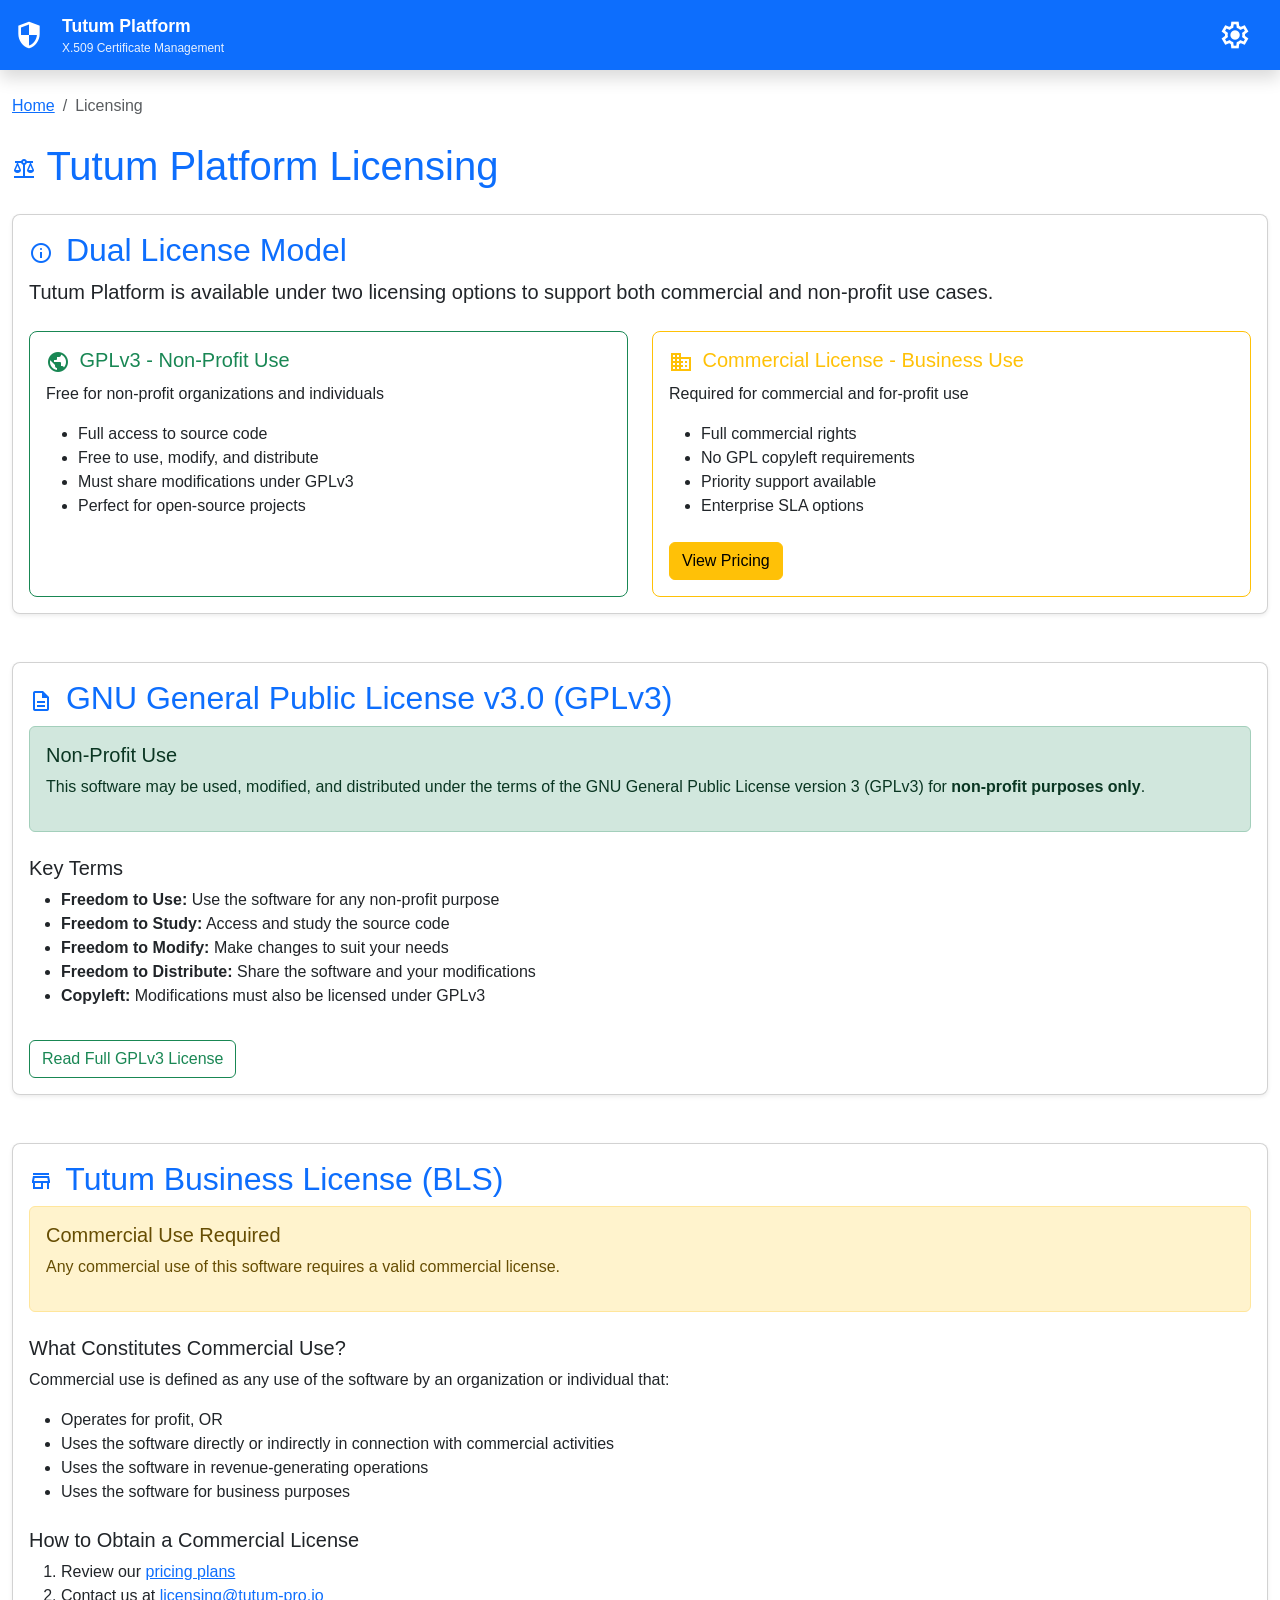
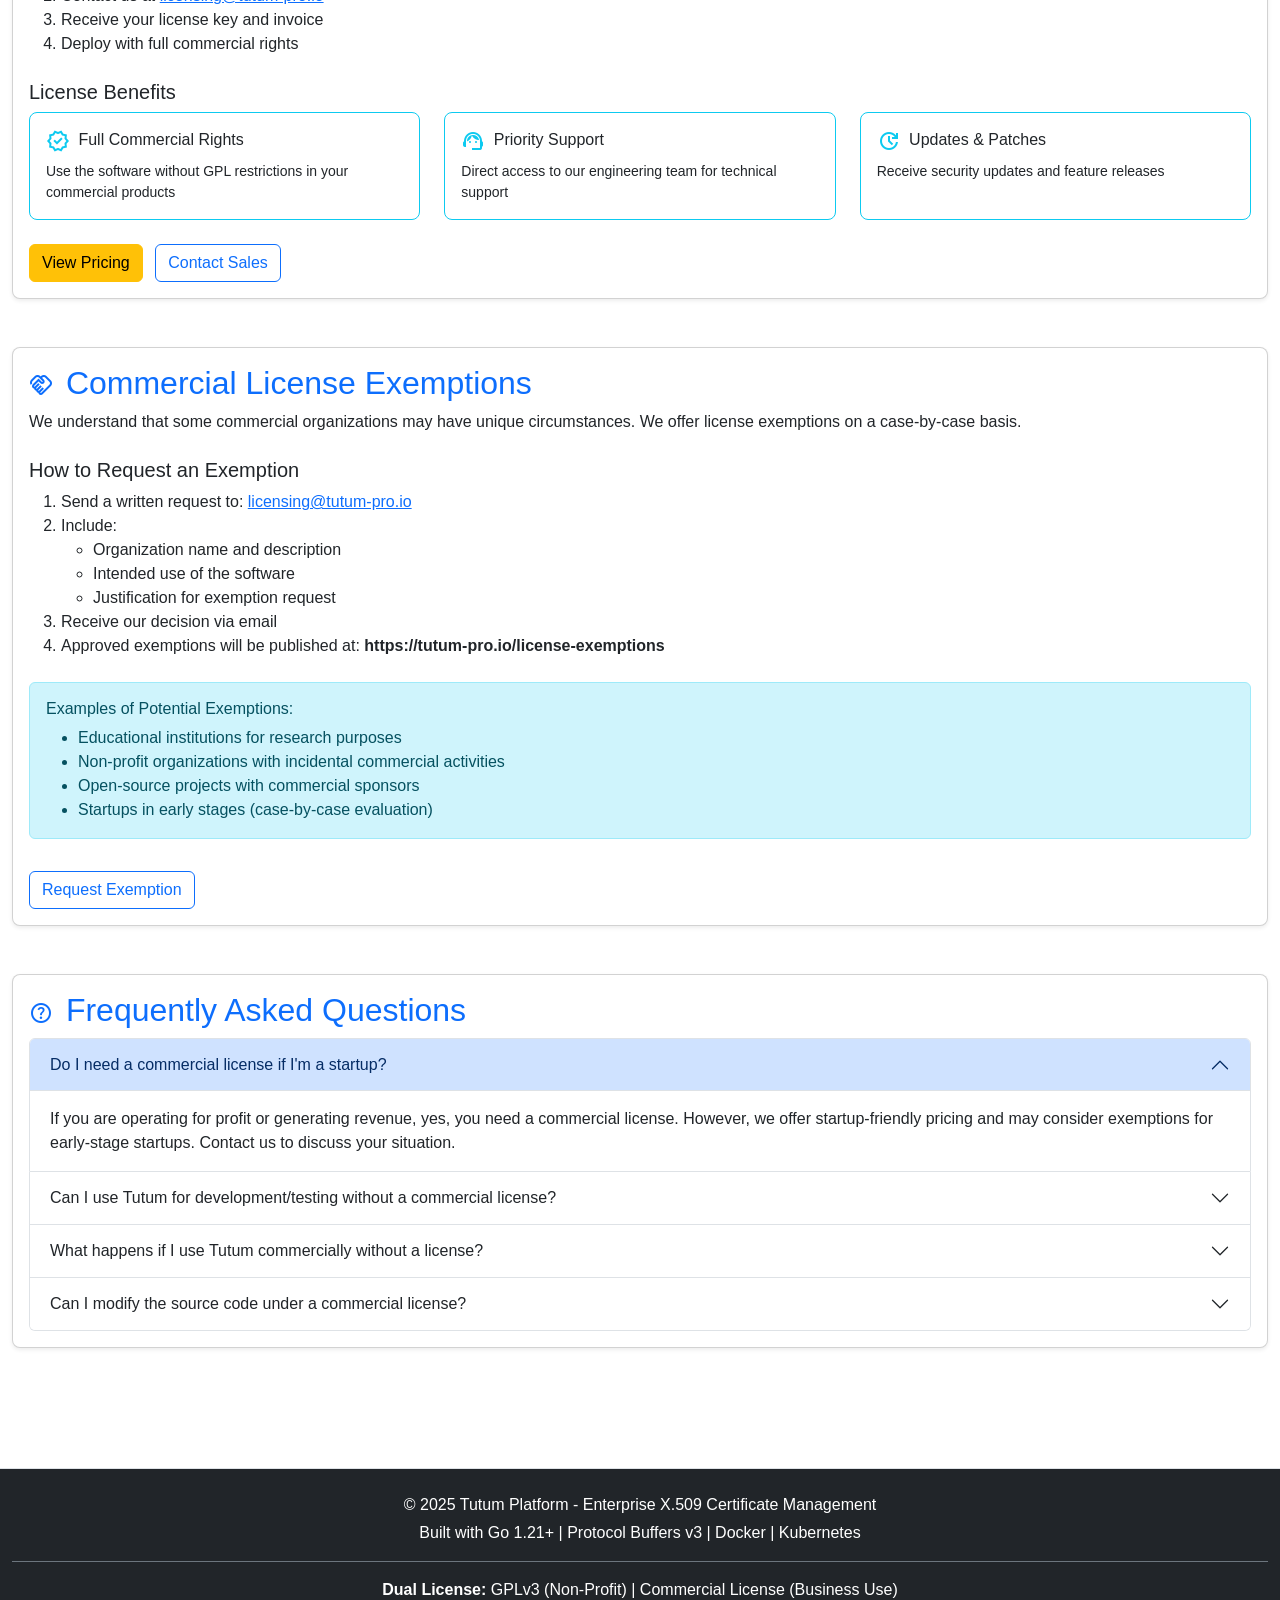
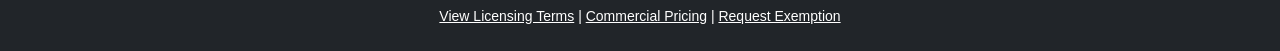
<file: licensing.html>
<!DOCTYPE html>
<html lang="en">
<head>
    <meta charset="UTF-8">
    <meta name="viewport" content="width=device-width, initial-scale=1.0">
    <title>Licensing - Tutum Platform</title>
    <link href="https://cdn.jsdelivr.net/npm/bootstrap@5.3.2/dist/css/bootstrap.min.css" rel="stylesheet">
    <link href="https://fonts.googleapis.com/css2?family=Material+Symbols+Outlined" rel="stylesheet">
    <link rel="stylesheet" href="styles.css">
</head>
<body>
    <!-- Navigation -->
    <nav class="navbar navbar-expand-lg navbar-dark bg-primary fixed-top shadow">
        <div class="container-fluid">
            <div class="d-flex align-items-center">
                <button class="btn btn-link text-white p-0 me-3" type="button" data-bs-toggle="offcanvas" data-bs-target="#sidebarMenu">
                    <span class="material-symbols-outlined" style="font-size: 2rem;">security</span>
                </button>
                <a class="navbar-brand d-flex align-items-center mb-0" href="index.html">
                    <div>
                        <div class="fw-bold">Tutum Platform</div>
                        <small class="d-block" style="font-size: 0.75rem; opacity: 0.9;">X.509 Certificate Management</small>
                    </div>
                </a>
            </div>
            <div class="d-flex align-items-center">
                <button class="btn btn-link text-white p-0 me-3" type="button" data-bs-toggle="offcanvas" data-bs-target="#settingsMenu">
                    <span class="material-symbols-outlined" style="font-size: 2rem;">settings</span>
                </button>
            </div>
        </div>
    </nav>

    <!-- Sidebar -->
    <div class="offcanvas offcanvas-start bg-light" tabindex="-1" id="sidebarMenu">
        <div class="offcanvas-header bg-primary text-white">
            <h5 class="offcanvas-title"><span class="material-symbols-outlined align-middle">menu_book</span> Documentation</h5>
            <button type="button" class="btn-close btn-close-white" data-bs-dismiss="offcanvas"></button>
        </div>
        <div class="offcanvas-body p-0">
            <ul class="nav nav-pills flex-column">
                <li class="nav-item"><a class="nav-link d-flex align-items-center" href="index.html"><span class="material-symbols-outlined me-2">home</span>Overview</a></li>
                <li class="nav-item"><a class="nav-link d-flex align-items-center" href="architecture.html"><span class="material-symbols-outlined me-2">architecture</span>Architecture</a></li>
                <li class="nav-item"><a class="nav-link d-flex align-items-center" href="engine.html"><span class="material-symbols-outlined me-2">dns</span>tutum-engine</a></li>
                <li class="nav-item"><a class="nav-link d-flex align-items-center" href="netlib.html"><span class="material-symbols-outlined me-2">library_books</span>tutum-netlib</a></li>
                <li class="nav-item"><a class="nav-link d-flex align-items-center" href="proto.html"><span class="material-symbols-outlined me-2">code</span>Protocol Buffers</a></li>
                <li class="nav-item"><a class="nav-link d-flex align-items-center" href="csi-docker.html"><span class="material-symbols-outlined me-2">storage</span>Docker CSI Driver</a></li>
                <li class="nav-item"><a class="nav-link d-flex align-items-center" href="csi-k8s.html"><span class="material-symbols-outlined me-2">cloud</span>Kubernetes CSI Driver</a></li>
                <li class="nav-item"><a class="nav-link d-flex align-items-center" href="operator-k8s.html"><span class="material-symbols-outlined me-2">smart_toy</span>Kubernetes Operator</a></li>
                <li class="nav-item border-top mt-2 pt-2"><a class="nav-link d-flex align-items-center" href="cli.html"><span class="material-symbols-outlined me-2">terminal</span>tutum-admin-cli</a></li>
                <li class="nav-item"><a class="nav-link d-flex align-items-center" href="cicd.html"><span class="material-symbols-outlined me-2">deployed_code</span>tutum-cicd</a></li>
            </ul>
        </div>
    </div>

    <!-- Settings Menu -->
    <div class="offcanvas offcanvas-start bg-light" tabindex="-1" id="settingsMenu">
        <div class="offcanvas-header bg-primary text-white">
            <h5 class="offcanvas-title"><span class="material-symbols-outlined align-middle">settings</span> Settings</h5>
            <button type="button" class="btn-close btn-close-white" data-bs-dismiss="offcanvas"></button>
        </div>
        <div class="offcanvas-body">
            <div class="setting-item mb-4 pb-3 border-bottom">
                <div class="d-flex justify-content-between align-items-center">
                    <div><h6 class="mb-1"><span class="material-symbols-outlined align-middle me-2">format_textdirection_r_to_l</span>RTL Mode</h6><small class="text-muted">Right-to-left text direction</small></div>
                    <div class="form-check form-switch"><input class="form-check-input" type="checkbox" id="rtlSwitch" onchange="toggleRTL()"></div>
                </div>
            </div>
            <div class="setting-item mb-3">
                <div class="d-flex justify-content-between align-items-center">
                    <div><h6 class="mb-1"><span class="material-symbols-outlined align-middle me-2">dark_mode</span>Dark Mode</h6><small class="text-muted">Use dark color scheme</small></div>
                    <div class="form-check form-switch"><input class="form-check-input" type="checkbox" id="darkModeSwitch" onchange="toggleDarkMode()"></div>
                </div>
            </div>
        </div>
    </div>

    <!-- Main Content -->
    <main class="main-content">
        <div class="container-fluid py-4">
            <nav aria-label="breadcrumb" class="mb-4">
                <ol class="breadcrumb">
                    <li class="breadcrumb-item"><a href="index.html">Home</a></li>
                    <li class="breadcrumb-item active">Licensing</li>
                </ol>
            </nav>

            <h1 class="text-primary mb-4">
                <span class="material-symbols-outlined align-middle">balance</span>
                Tutum Platform Licensing
            </h1>

            <!-- Dual License Overview -->
            <section class="mb-5">
                <div class="card shadow-sm">
                    <div class="card-body">
                        <h2 class="card-title text-primary">
                            <span class="material-symbols-outlined align-middle">info</span>
                            Dual License Model
                        </h2>
                        <p class="lead">Tutum Platform is available under two licensing options to support both commercial and non-profit use cases.</p>

                        <div class="row mt-4">
                            <div class="col-md-6">
                                <div class="card h-100 border-success">
                                    <div class="card-body">
                                        <h5 class="card-title text-success">
                                            <span class="material-symbols-outlined align-middle">public</span>
                                            GPLv3 - Non-Profit Use
                                        </h5>
                                        <p>Free for non-profit organizations and individuals</p>
                                        <ul>
                                            <li>Full access to source code</li>
                                            <li>Free to use, modify, and distribute</li>
                                            <li>Must share modifications under GPLv3</li>
                                            <li>Perfect for open-source projects</li>
                                        </ul>
                                    </div>
                                </div>
                            </div>
                            <div class="col-md-6">
                                <div class="card h-100 border-warning">
                                    <div class="card-body">
                                        <h5 class="card-title text-warning">
                                            <span class="material-symbols-outlined align-middle">business</span>
                                            Commercial License - Business Use
                                        </h5>
                                        <p>Required for commercial and for-profit use</p>
                                        <ul>
                                            <li>Full commercial rights</li>
                                            <li>No GPL copyleft requirements</li>
                                            <li>Priority support available</li>
                                            <li>Enterprise SLA options</li>
                                        </ul>
                                        <a href="pricing.html" class="btn btn-warning mt-2">View Pricing</a>
                                    </div>
                                </div>
                            </div>
                        </div>
                    </div>
                </div>
            </section>

            <!-- GPLv3 License -->
            <section class="mb-5">
                <div class="card shadow-sm">
                    <div class="card-body">
                        <h2 class="card-title text-primary">
                            <span class="material-symbols-outlined align-middle">description</span>
                            GNU General Public License v3.0 (GPLv3)
                        </h2>

                        <div class="alert alert-success">
                            <h5 class="alert-heading">Non-Profit Use</h5>
                            <p>This software may be used, modified, and distributed under the terms of the GNU General Public License version 3 (GPLv3) for <strong>non-profit purposes only</strong>.</p>
                        </div>

                        <h3 class="h5 mt-4">Key Terms</h3>
                        <ul>
                            <li><strong>Freedom to Use:</strong> Use the software for any non-profit purpose</li>
                            <li><strong>Freedom to Study:</strong> Access and study the source code</li>
                            <li><strong>Freedom to Modify:</strong> Make changes to suit your needs</li>
                            <li><strong>Freedom to Distribute:</strong> Share the software and your modifications</li>
                            <li><strong>Copyleft:</strong> Modifications must also be licensed under GPLv3</li>
                        </ul>

                        <a href="https://www.gnu.org/licenses/gpl-3.0.html" class="btn btn-outline-success mt-3" target="_blank">
                            Read Full GPLv3 License
                        </a>
                    </div>
                </div>
            </section>

            <!-- Commercial License -->
            <section class="mb-5">
                <div class="card shadow-sm">
                    <div class="card-body">
                        <h2 class="card-title text-primary">
                            <span class="material-symbols-outlined align-middle">store</span>
                            Tutum Business License (BLS)
                        </h2>

                        <div class="alert alert-warning">
                            <h5 class="alert-heading">Commercial Use Required</h5>
                            <p>Any commercial use of this software requires a valid commercial license.</p>
                        </div>

                        <h3 class="h5 mt-4">What Constitutes Commercial Use?</h3>
                        <p>Commercial use is defined as any use of the software by an organization or individual that:</p>
                        <ul>
                            <li>Operates for profit, OR</li>
                            <li>Uses the software directly or indirectly in connection with commercial activities</li>
                            <li>Uses the software in revenue-generating operations</li>
                            <li>Uses the software for business purposes</li>
                        </ul>

                        <h3 class="h5 mt-4">How to Obtain a Commercial License</h3>
                        <ol>
                            <li>Review our <a href="pricing.html">pricing plans</a></li>
                            <li>Contact us at <a href="mailto:licensing@tutum-pro.io">licensing@tutum-pro.io</a></li>
                            <li>Receive your license key and invoice</li>
                            <li>Deploy with full commercial rights</li>
                        </ol>

                        <h3 class="h5 mt-4">License Benefits</h3>
                        <div class="row">
                            <div class="col-md-4">
                                <div class="card border-info h-100">
                                    <div class="card-body">
                                        <h6 class="card-title">
                                            <span class="material-symbols-outlined text-info">verified</span>
                                            Full Commercial Rights
                                        </h6>
                                        <p class="card-text small">Use the software without GPL restrictions in your commercial products</p>
                                    </div>
                                </div>
                            </div>
                            <div class="col-md-4">
                                <div class="card border-info h-100">
                                    <div class="card-body">
                                        <h6 class="card-title">
                                            <span class="material-symbols-outlined text-info">support_agent</span>
                                            Priority Support
                                        </h6>
                                        <p class="card-text small">Direct access to our engineering team for technical support</p>
                                    </div>
                                </div>
                            </div>
                            <div class="col-md-4">
                                <div class="card border-info h-100">
                                    <div class="card-body">
                                        <h6 class="card-title">
                                            <span class="material-symbols-outlined text-info">update</span>
                                            Updates & Patches
                                        </h6>
                                        <p class="card-text small">Receive security updates and feature releases</p>
                                    </div>
                                </div>
                            </div>
                        </div>

                        <div class="mt-4">
                            <a href="pricing.html" class="btn btn-warning me-2">View Pricing</a>
                            <a href="mailto:licensing@tutum-pro.io" class="btn btn-outline-primary">Contact Sales</a>
                        </div>
                    </div>
                </div>
            </section>

            <!-- License Exemptions -->
            <section class="mb-5">
                <div class="card shadow-sm">
                    <div class="card-body">
                        <h2 class="card-title text-primary">
                            <span class="material-symbols-outlined align-middle">handshake</span>
                            Commercial License Exemptions
                        </h2>

                        <p>We understand that some commercial organizations may have unique circumstances. We offer license exemptions on a case-by-case basis.</p>

                        <h3 class="h5 mt-4">How to Request an Exemption</h3>
                        <ol>
                            <li>Send a written request to: <a href="mailto:licensing@tutum-pro.io">licensing@tutum-pro.io</a></li>
                            <li>Include:
                                <ul>
                                    <li>Organization name and description</li>
                                    <li>Intended use of the software</li>
                                    <li>Justification for exemption request</li>
                                </ul>
                            </li>
                            <li>Receive our decision via email</li>
                            <li>Approved exemptions will be published at: <strong>https://tutum-pro.io/license-exemptions</strong></li>
                        </ol>

                        <div class="alert alert-info mt-4">
                            <h6 class="alert-heading">Examples of Potential Exemptions:</h6>
                            <ul class="mb-0">
                                <li>Educational institutions for research purposes</li>
                                <li>Non-profit organizations with incidental commercial activities</li>
                                <li>Open-source projects with commercial sponsors</li>
                                <li>Startups in early stages (case-by-case evaluation)</li>
                            </ul>
                        </div>

                        <a href="mailto:licensing@tutum-pro.io?subject=Commercial License Exemption Request" class="btn btn-outline-primary mt-3">
                            Request Exemption
                        </a>
                    </div>
                </div>
            </section>

            <!-- FAQ -->
            <section class="mb-5">
                <div class="card shadow-sm">
                    <div class="card-body">
                        <h2 class="card-title text-primary">
                            <span class="material-symbols-outlined align-middle">help</span>
                            Frequently Asked Questions
                        </h2>

                        <div class="accordion" id="faqAccordion">
                            <div class="accordion-item">
                                <h2 class="accordion-header">
                                    <button class="accordion-button" type="button" data-bs-toggle="collapse" data-bs-target="#faq1">
                                        Do I need a commercial license if I'm a startup?
                                    </button>
                                </h2>
                                <div id="faq1" class="accordion-collapse collapse show" data-bs-parent="#faqAccordion">
                                    <div class="accordion-body">
                                        If you are operating for profit or generating revenue, yes, you need a commercial license. However, we offer startup-friendly pricing and may consider exemptions for early-stage startups. Contact us to discuss your situation.
                                    </div>
                                </div>
                            </div>
                            <div class="accordion-item">
                                <h2 class="accordion-header">
                                    <button class="accordion-button collapsed" type="button" data-bs-toggle="collapse" data-bs-target="#faq2">
                                        Can I use Tutum for development/testing without a commercial license?
                                    </button>
                                </h2>
                                <div id="faq2" class="accordion-collapse collapse" data-bs-parent="#faqAccordion">
                                    <div class="accordion-body">
                                        Development and testing environments that are part of a commercial operation still require a commercial license. However, personal learning and experimentation can use the GPLv3 license.
                                    </div>
                                </div>
                            </div>
                            <div class="accordion-item">
                                <h2 class="accordion-header">
                                    <button class="accordion-button collapsed" type="button" data-bs-toggle="collapse" data-bs-target="#faq3">
                                        What happens if I use Tutum commercially without a license?
                                    </button>
                                </h2>
                                <div id="faq3" class="accordion-collapse collapse" data-bs-parent="#faqAccordion">
                                    <div class="accordion-body">
                                        Using the software for commercial purposes without a valid license constitutes copyright infringement and breach of license terms. We reserve the right to pursue legal action. Please contact us to regularize your licensing.
                                    </div>
                                </div>
                            </div>
                            <div class="accordion-item">
                                <h2 class="accordion-header">
                                    <button class="accordion-button collapsed" type="button" data-bs-toggle="collapse" data-bs-target="#faq4">
                                        Can I modify the source code under a commercial license?
                                    </button>
                                </h2>
                                <div id="faq4" class="accordion-collapse collapse" data-bs-parent="#faqAccordion">
                                    <div class="accordion-body">
                                        Yes! The commercial license allows you to modify the source code for your internal use without the copyleft requirements of GPLv3. You do not need to share your modifications.
                                    </div>
                                </div>
                            </div>
                        </div>
                    </div>
                </div>
            </section>

        </div>
    </main>

    <!-- Footer -->
    <footer class="bg-dark text-white py-4 mt-5">
        <div class="container-fluid text-center">
            <p class="mb-1">&copy; 2025 Tutum Platform - Enterprise X.509 Certificate Management</p>
            <p class="mb-2">Built with Go 1.21+ | Protocol Buffers v3 | Docker | Kubernetes</p>
            <div class="mt-3 pt-3 border-top border-secondary">
                <p class="mb-1"><strong>Dual License:</strong> GPLv3 (Non-Profit) | Commercial License (Business Use)</p>
                <p class="mb-0 small">
                    <a href="licensing.html" class="text-white text-decoration-underline">View Licensing Terms</a> |
                    <a href="pricing.html" class="text-white text-decoration-underline">Commercial Pricing</a> |
                    <a href="mailto:licensing@tutum-pro.io" class="text-white text-decoration-underline">Request Exemption</a>
                </p>
            </div>
        </div>
    </footer>

    <script src="https://cdn.jsdelivr.net/npm/bootstrap@5.3.2/dist/js/bootstrap.bundle.min.js"></script>
    <script>
        function toggleRTL() {
            const isRTL = document.getElementById('rtlSwitch').checked;
            document.documentElement.setAttribute('dir', isRTL ? 'rtl' : 'ltr');
            localStorage.setItem('rtl', isRTL);
        }
        function toggleDarkMode() {
            const isDark = document.getElementById('darkModeSwitch').checked;
            document.body.setAttribute('data-bs-theme', isDark ? 'dark' : '');
            localStorage.setItem('darkMode', isDark);
        }
        document.addEventListener('DOMContentLoaded', function() {
            if (localStorage.getItem('rtl') === 'true') {
                document.getElementById('rtlSwitch').checked = true;
                document.documentElement.setAttribute('dir', 'rtl');
            }
            if (localStorage.getItem('darkMode') === 'true') {
                document.getElementById('darkModeSwitch').checked = true;
                document.body.setAttribute('data-bs-theme', 'dark');
            }
        });
    </script>
</body>
</html>
</file>
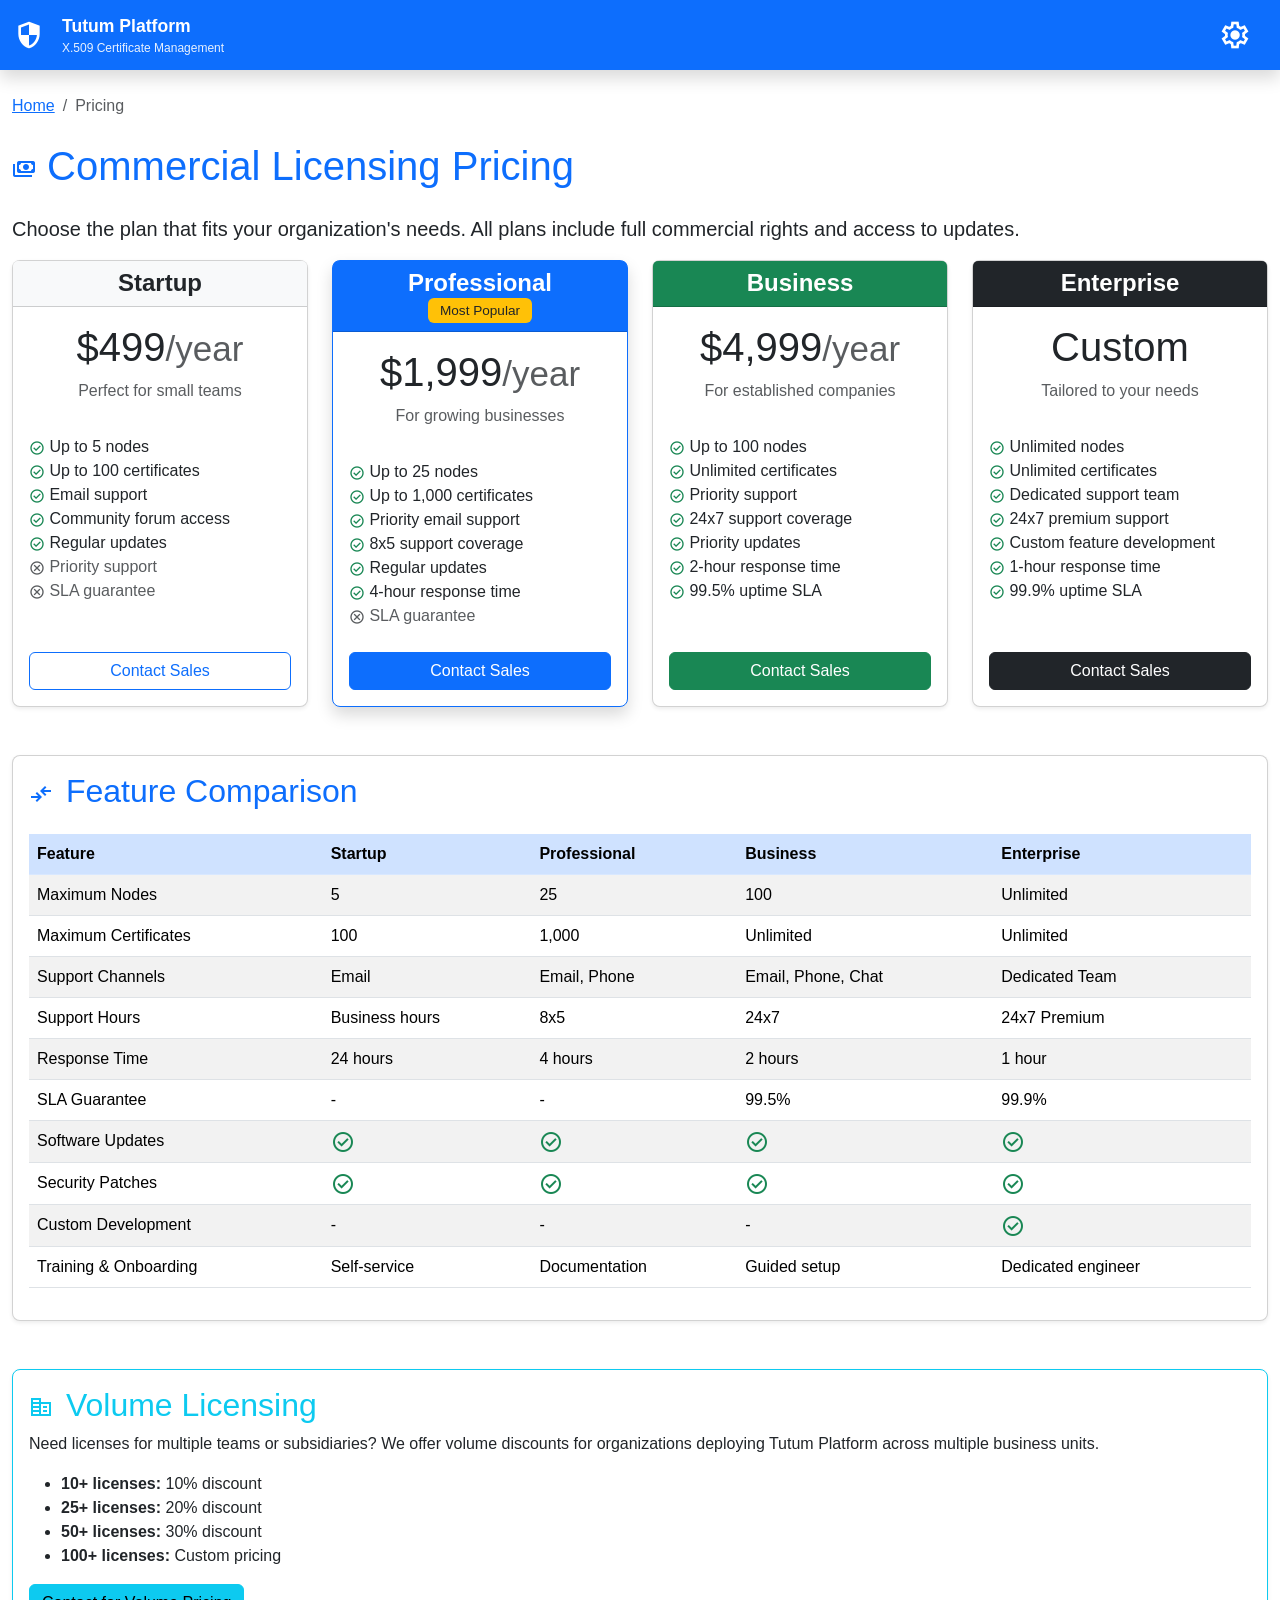
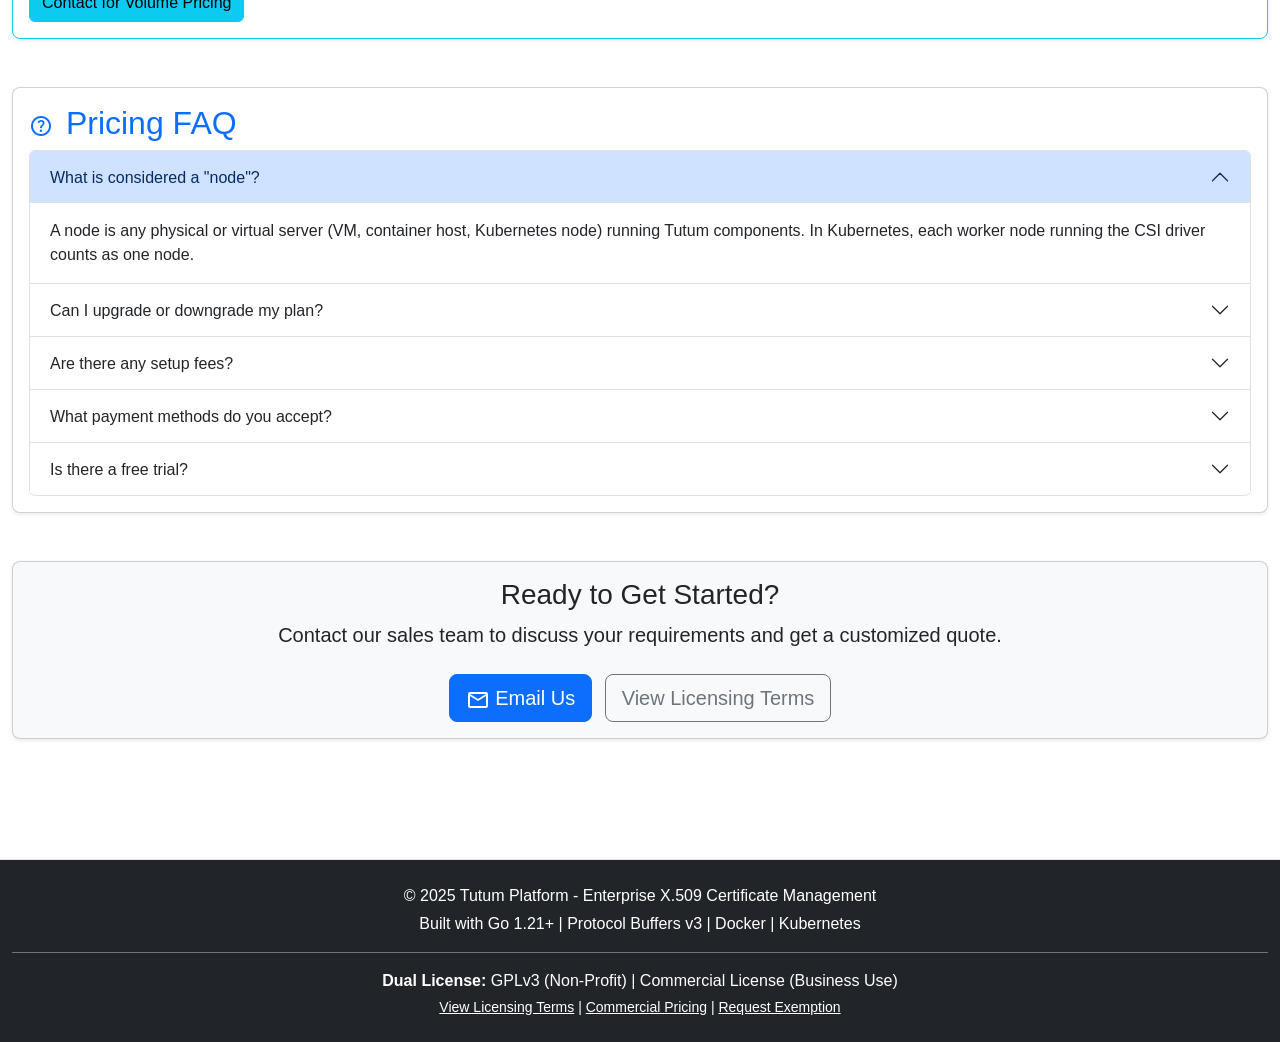
<file: pricing.html>
<!DOCTYPE html>
<html lang="en">
<head>
    <meta charset="UTF-8">
    <meta name="viewport" content="width=device-width, initial-scale=1.0">
    <title>Pricing - Tutum Platform</title>
    <link href="https://cdn.jsdelivr.net/npm/bootstrap@5.3.2/dist/css/bootstrap.min.css" rel="stylesheet">
    <link href="https://fonts.googleapis.com/css2?family=Material+Symbols+Outlined" rel="stylesheet">
    <link rel="stylesheet" href="styles.css">
</head>
<body>
    <!-- Navigation -->
    <nav class="navbar navbar-expand-lg navbar-dark bg-primary fixed-top shadow">
        <div class="container-fluid">
            <div class="d-flex align-items-center">
                <button class="btn btn-link text-white p-0 me-3" type="button" data-bs-toggle="offcanvas" data-bs-target="#sidebarMenu">
                    <span class="material-symbols-outlined" style="font-size: 2rem;">security</span>
                </button>
                <a class="navbar-brand d-flex align-items-center mb-0" href="index.html">
                    <div>
                        <div class="fw-bold">Tutum Platform</div>
                        <small class="d-block" style="font-size: 0.75rem; opacity: 0.9;">X.509 Certificate Management</small>
                    </div>
                </a>
            </div>
            <div class="d-flex align-items-center">
                <button class="btn btn-link text-white p-0 me-3" type="button" data-bs-toggle="offcanvas" data-bs-target="#settingsMenu">
                    <span class="material-symbols-outlined" style="font-size: 2rem;">settings</span>
                </button>
            </div>
        </div>
    </nav>

    <!-- Sidebar -->
    <div class="offcanvas offcanvas-start bg-light" tabindex="-1" id="sidebarMenu">
        <div class="offcanvas-header bg-primary text-white">
            <h5 class="offcanvas-title"><span class="material-symbols-outlined align-middle">menu_book</span> Documentation</h5>
            <button type="button" class="btn-close btn-close-white" data-bs-dismiss="offcanvas"></button>
        </div>
        <div class="offcanvas-body p-0">
            <ul class="nav nav-pills flex-column">
                <li class="nav-item"><a class="nav-link d-flex align-items-center" href="index.html"><span class="material-symbols-outlined me-2">home</span>Overview</a></li>
                <li class="nav-item"><a class="nav-link d-flex align-items-center" href="architecture.html"><span class="material-symbols-outlined me-2">architecture</span>Architecture</a></li>
                <li class="nav-item"><a class="nav-link d-flex align-items-center" href="engine.html"><span class="material-symbols-outlined me-2">dns</span>tutum-engine</a></li>
                <li class="nav-item"><a class="nav-link d-flex align-items-center" href="netlib.html"><span class="material-symbols-outlined me-2">library_books</span>tutum-netlib</a></li>
                <li class="nav-item"><a class="nav-link d-flex align-items-center" href="proto.html"><span class="material-symbols-outlined me-2">code</span>Protocol Buffers</a></li>
                <li class="nav-item"><a class="nav-link d-flex align-items-center" href="csi-docker.html"><span class="material-symbols-outlined me-2">storage</span>Docker CSI Driver</a></li>
                <li class="nav-item"><a class="nav-link d-flex align-items-center" href="csi-k8s.html"><span class="material-symbols-outlined me-2">cloud</span>Kubernetes CSI Driver</a></li>
                <li class="nav-item"><a class="nav-link d-flex align-items-center" href="operator-k8s.html"><span class="material-symbols-outlined me-2">smart_toy</span>Kubernetes Operator</a></li>
                <li class="nav-item border-top mt-2 pt-2"><a class="nav-link d-flex align-items-center" href="cli.html"><span class="material-symbols-outlined me-2">terminal</span>tutum-admin-cli</a></li>
                <li class="nav-item"><a class="nav-link d-flex align-items-center" href="cicd.html"><span class="material-symbols-outlined me-2">deployed_code</span>tutum-cicd</a></li>
            </ul>
        </div>
    </div>

    <!-- Settings Menu -->
    <div class="offcanvas offcanvas-start bg-light" tabindex="-1" id="settingsMenu">
        <div class="offcanvas-header bg-primary text-white">
            <h5 class="offcanvas-title"><span class="material-symbols-outlined align-middle">settings</span> Settings</h5>
            <button type="button" class="btn-close btn-close-white" data-bs-dismiss="offcanvas"></button>
        </div>
        <div class="offcanvas-body">
            <div class="setting-item mb-4 pb-3 border-bottom">
                <div class="d-flex justify-content-between align-items-center">
                    <div><h6 class="mb-1"><span class="material-symbols-outlined align-middle me-2">format_textdirection_r_to_l</span>RTL Mode</h6><small class="text-muted">Right-to-left text direction</small></div>
                    <div class="form-check form-switch"><input class="form-check-input" type="checkbox" id="rtlSwitch" onchange="toggleRTL()"></div>
                </div>
            </div>
            <div class="setting-item mb-3">
                <div class="d-flex justify-content-between align-items-center">
                    <div><h6 class="mb-1"><span class="material-symbols-outlined align-middle me-2">dark_mode</span>Dark Mode</h6><small class="text-muted">Use dark color scheme</small></div>
                    <div class="form-check form-switch"><input class="form-check-input" type="checkbox" id="darkModeSwitch" onchange="toggleDarkMode()"></div>
                </div>
            </div>
        </div>
    </div>

    <!-- Main Content -->
    <main class="main-content">
        <div class="container-fluid py-4">
            <nav aria-label="breadcrumb" class="mb-4">
                <ol class="breadcrumb">
                    <li class="breadcrumb-item"><a href="index.html">Home</a></li>
                    <li class="breadcrumb-item active">Pricing</li>
                </ol>
            </nav>

            <h1 class="text-primary mb-4">
                <span class="material-symbols-outlined align-middle">payments</span>
                Commercial Licensing Pricing
            </h1>

            <p class="lead">Choose the plan that fits your organization's needs. All plans include full commercial rights and access to updates.</p>

            <!-- Pricing Cards -->
            <section class="mb-5">
                <div class="row g-4">
                    <!-- Startup Plan -->
                    <div class="col-lg-3 col-md-6">
                        <div class="card h-100 shadow-sm">
                            <div class="card-header bg-light text-center">
                                <h4 class="my-0 fw-bold">Startup</h4>
                            </div>
                            <div class="card-body d-flex flex-column">
                                <h1 class="card-title pricing-card-title text-center">
                                    $499<small class="text-muted fw-light">/year</small>
                                </h1>
                                <p class="text-center text-muted">Perfect for small teams</p>
                                <ul class="list-unstyled mt-3 mb-4">
                                    <li><span class="material-symbols-outlined text-success" style="font-size: 16px;">check_circle</span> Up to 5 nodes</li>
                                    <li><span class="material-symbols-outlined text-success" style="font-size: 16px;">check_circle</span> Up to 100 certificates</li>
                                    <li><span class="material-symbols-outlined text-success" style="font-size: 16px;">check_circle</span> Email support</li>
                                    <li><span class="material-symbols-outlined text-success" style="font-size: 16px;">check_circle</span> Community forum access</li>
                                    <li><span class="material-symbols-outlined text-success" style="font-size: 16px;">check_circle</span> Regular updates</li>
                                    <li class="text-muted"><span class="material-symbols-outlined" style="font-size: 16px;">cancel</span> Priority support</li>
                                    <li class="text-muted"><span class="material-symbols-outlined" style="font-size: 16px;">cancel</span> SLA guarantee</li>
                                </ul>
                                <a href="mailto:licensing@tutum-pro.io?subject=Startup License Inquiry" class="btn btn-outline-primary mt-auto">Contact Sales</a>
                            </div>
                        </div>
                    </div>

                    <!-- Professional Plan -->
                    <div class="col-lg-3 col-md-6">
                        <div class="card h-100 shadow border-primary">
                            <div class="card-header bg-primary text-white text-center">
                                <h4 class="my-0 fw-bold">Professional</h4>
                                <span class="badge bg-warning text-dark">Most Popular</span>
                            </div>
                            <div class="card-body d-flex flex-column">
                                <h1 class="card-title pricing-card-title text-center">
                                    $1,999<small class="text-muted fw-light">/year</small>
                                </h1>
                                <p class="text-center text-muted">For growing businesses</p>
                                <ul class="list-unstyled mt-3 mb-4">
                                    <li><span class="material-symbols-outlined text-success" style="font-size: 16px;">check_circle</span> Up to 25 nodes</li>
                                    <li><span class="material-symbols-outlined text-success" style="font-size: 16px;">check_circle</span> Up to 1,000 certificates</li>
                                    <li><span class="material-symbols-outlined text-success" style="font-size: 16px;">check_circle</span> Priority email support</li>
                                    <li><span class="material-symbols-outlined text-success" style="font-size: 16px;">check_circle</span> 8x5 support coverage</li>
                                    <li><span class="material-symbols-outlined text-success" style="font-size: 16px;">check_circle</span> Regular updates</li>
                                    <li><span class="material-symbols-outlined text-success" style="font-size: 16px;">check_circle</span> 4-hour response time</li>
                                    <li class="text-muted"><span class="material-symbols-outlined" style="font-size: 16px;">cancel</span> SLA guarantee</li>
                                </ul>
                                <a href="mailto:licensing@tutum-pro.io?subject=Professional License Inquiry" class="btn btn-primary mt-auto">Contact Sales</a>
                            </div>
                        </div>
                    </div>

                    <!-- Business Plan -->
                    <div class="col-lg-3 col-md-6">
                        <div class="card h-100 shadow-sm">
                            <div class="card-header bg-success text-white text-center">
                                <h4 class="my-0 fw-bold">Business</h4>
                            </div>
                            <div class="card-body d-flex flex-column">
                                <h1 class="card-title pricing-card-title text-center">
                                    $4,999<small class="text-muted fw-light">/year</small>
                                </h1>
                                <p class="text-center text-muted">For established companies</p>
                                <ul class="list-unstyled mt-3 mb-4">
                                    <li><span class="material-symbols-outlined text-success" style="font-size: 16px;">check_circle</span> Up to 100 nodes</li>
                                    <li><span class="material-symbols-outlined text-success" style="font-size: 16px;">check_circle</span> Unlimited certificates</li>
                                    <li><span class="material-symbols-outlined text-success" style="font-size: 16px;">check_circle</span> Priority support</li>
                                    <li><span class="material-symbols-outlined text-success" style="font-size: 16px;">check_circle</span> 24x7 support coverage</li>
                                    <li><span class="material-symbols-outlined text-success" style="font-size: 16px;">check_circle</span> Priority updates</li>
                                    <li><span class="material-symbols-outlined text-success" style="font-size: 16px;">check_circle</span> 2-hour response time</li>
                                    <li><span class="material-symbols-outlined text-success" style="font-size: 16px;">check_circle</span> 99.5% uptime SLA</li>
                                </ul>
                                <a href="mailto:licensing@tutum-pro.io?subject=Business License Inquiry" class="btn btn-success mt-auto">Contact Sales</a>
                            </div>
                        </div>
                    </div>

                    <!-- Enterprise Plan -->
                    <div class="col-lg-3 col-md-6">
                        <div class="card h-100 shadow-sm">
                            <div class="card-header bg-dark text-white text-center">
                                <h4 class="my-0 fw-bold">Enterprise</h4>
                            </div>
                            <div class="card-body d-flex flex-column">
                                <h1 class="card-title pricing-card-title text-center">
                                    Custom
                                </h1>
                                <p class="text-center text-muted">Tailored to your needs</p>
                                <ul class="list-unstyled mt-3 mb-4">
                                    <li><span class="material-symbols-outlined text-success" style="font-size: 16px;">check_circle</span> Unlimited nodes</li>
                                    <li><span class="material-symbols-outlined text-success" style="font-size: 16px;">check_circle</span> Unlimited certificates</li>
                                    <li><span class="material-symbols-outlined text-success" style="font-size: 16px;">check_circle</span> Dedicated support team</li>
                                    <li><span class="material-symbols-outlined text-success" style="font-size: 16px;">check_circle</span> 24x7 premium support</li>
                                    <li><span class="material-symbols-outlined text-success" style="font-size: 16px;">check_circle</span> Custom feature development</li>
                                    <li><span class="material-symbols-outlined text-success" style="font-size: 16px;">check_circle</span> 1-hour response time</li>
                                    <li><span class="material-symbols-outlined text-success" style="font-size: 16px;">check_circle</span> 99.9% uptime SLA</li>
                                </ul>
                                <a href="mailto:licensing@tutum-pro.io?subject=Enterprise License Inquiry" class="btn btn-dark mt-auto">Contact Sales</a>
                            </div>
                        </div>
                    </div>
                </div>
            </section>

            <!-- Feature Comparison -->
            <section class="mb-5">
                <div class="card shadow-sm">
                    <div class="card-body">
                        <h2 class="card-title text-primary">
                            <span class="material-symbols-outlined align-middle">compare_arrows</span>
                            Feature Comparison
                        </h2>

                        <div class="table-responsive">
                            <table class="table table-striped table-hover">
                                <thead class="table-primary">
                                    <tr>
                                        <th>Feature</th>
                                        <th>Startup</th>
                                        <th>Professional</th>
                                        <th>Business</th>
                                        <th>Enterprise</th>
                                    </tr>
                                </thead>
                                <tbody>
                                    <tr>
                                        <td>Maximum Nodes</td>
                                        <td>5</td>
                                        <td>25</td>
                                        <td>100</td>
                                        <td>Unlimited</td>
                                    </tr>
                                    <tr>
                                        <td>Maximum Certificates</td>
                                        <td>100</td>
                                        <td>1,000</td>
                                        <td>Unlimited</td>
                                        <td>Unlimited</td>
                                    </tr>
                                    <tr>
                                        <td>Support Channels</td>
                                        <td>Email</td>
                                        <td>Email, Phone</td>
                                        <td>Email, Phone, Chat</td>
                                        <td>Dedicated Team</td>
                                    </tr>
                                    <tr>
                                        <td>Support Hours</td>
                                        <td>Business hours</td>
                                        <td>8x5</td>
                                        <td>24x7</td>
                                        <td>24x7 Premium</td>
                                    </tr>
                                    <tr>
                                        <td>Response Time</td>
                                        <td>24 hours</td>
                                        <td>4 hours</td>
                                        <td>2 hours</td>
                                        <td>1 hour</td>
                                    </tr>
                                    <tr>
                                        <td>SLA Guarantee</td>
                                        <td>-</td>
                                        <td>-</td>
                                        <td>99.5%</td>
                                        <td>99.9%</td>
                                    </tr>
                                    <tr>
                                        <td>Software Updates</td>
                                        <td><span class="material-symbols-outlined text-success">check_circle</span></td>
                                        <td><span class="material-symbols-outlined text-success">check_circle</span></td>
                                        <td><span class="material-symbols-outlined text-success">check_circle</span></td>
                                        <td><span class="material-symbols-outlined text-success">check_circle</span></td>
                                    </tr>
                                    <tr>
                                        <td>Security Patches</td>
                                        <td><span class="material-symbols-outlined text-success">check_circle</span></td>
                                        <td><span class="material-symbols-outlined text-success">check_circle</span></td>
                                        <td><span class="material-symbols-outlined text-success">check_circle</span></td>
                                        <td><span class="material-symbols-outlined text-success">check_circle</span></td>
                                    </tr>
                                    <tr>
                                        <td>Custom Development</td>
                                        <td>-</td>
                                        <td>-</td>
                                        <td>-</td>
                                        <td><span class="material-symbols-outlined text-success">check_circle</span></td>
                                    </tr>
                                    <tr>
                                        <td>Training & Onboarding</td>
                                        <td>Self-service</td>
                                        <td>Documentation</td>
                                        <td>Guided setup</td>
                                        <td>Dedicated engineer</td>
                                    </tr>
                                </tbody>
                            </table>
                        </div>
                    </div>
                </div>
            </section>

            <!-- Volume Licensing -->
            <section class="mb-5">
                <div class="card shadow-sm border-info">
                    <div class="card-body">
                        <h2 class="card-title text-info">
                            <span class="material-symbols-outlined align-middle">corporate_fare</span>
                            Volume Licensing
                        </h2>
                        <p>Need licenses for multiple teams or subsidiaries? We offer volume discounts for organizations deploying Tutum Platform across multiple business units.</p>
                        <ul>
                            <li><strong>10+ licenses:</strong> 10% discount</li>
                            <li><strong>25+ licenses:</strong> 20% discount</li>
                            <li><strong>50+ licenses:</strong> 30% discount</li>
                            <li><strong>100+ licenses:</strong> Custom pricing</li>
                        </ul>
                        <a href="mailto:licensing@tutum-pro.io?subject=Volume Licensing Inquiry" class="btn btn-info">Contact for Volume Pricing</a>
                    </div>
                </div>
            </section>

            <!-- FAQ -->
            <section class="mb-5">
                <div class="card shadow-sm">
                    <div class="card-body">
                        <h2 class="card-title text-primary">
                            <span class="material-symbols-outlined align-middle">help</span>
                            Pricing FAQ
                        </h2>

                        <div class="accordion" id="pricingFaq">
                            <div class="accordion-item">
                                <h2 class="accordion-header">
                                    <button class="accordion-button" type="button" data-bs-toggle="collapse" data-bs-target="#pricing1">
                                        What is considered a "node"?
                                    </button>
                                </h2>
                                <div id="pricing1" class="accordion-collapse collapse show" data-bs-parent="#pricingFaq">
                                    <div class="accordion-body">
                                        A node is any physical or virtual server (VM, container host, Kubernetes node) running Tutum components. In Kubernetes, each worker node running the CSI driver counts as one node.
                                    </div>
                                </div>
                            </div>
                            <div class="accordion-item">
                                <h2 class="accordion-header">
                                    <button class="accordion-button collapsed" type="button" data-bs-toggle="collapse" data-bs-target="#pricing2">
                                        Can I upgrade or downgrade my plan?
                                    </button>
                                </h2>
                                <div id="pricing2" class="accordion-collapse collapse" data-bs-parent="#pricingFaq">
                                    <div class="accordion-body">
                                        Yes! You can upgrade at any time. Downgrades are available at your next renewal period. Contact our sales team to discuss plan changes.
                                    </div>
                                </div>
                            </div>
                            <div class="accordion-item">
                                <h2 class="accordion-header">
                                    <button class="accordion-button collapsed" type="button" data-bs-toggle="collapse" data-bs-target="#pricing3">
                                        Are there any setup fees?
                                    </button>
                                </h2>
                                <div id="pricing3" class="accordion-collapse collapse" data-bs-parent="#pricingFaq">
                                    <div class="accordion-body">
                                        No setup fees for Startup, Professional, and Business plans. Enterprise plans may include optional professional services for custom setup and integration.
                                    </div>
                                </div>
                            </div>
                            <div class="accordion-item">
                                <h2 class="accordion-header">
                                    <button class="accordion-button collapsed" type="button" data-bs-toggle="collapse" data-bs-target="#pricing4">
                                        What payment methods do you accept?
                                    </button>
                                </h2>
                                <div id="pricing4" class="accordion-collapse collapse" data-bs-parent="#pricingFaq">
                                    <div class="accordion-body">
                                        We accept credit cards, wire transfers, and purchase orders. Annual subscriptions can be paid upfront or in quarterly installments (subject to approval).
                                    </div>
                                </div>
                            </div>
                            <div class="accordion-item">
                                <h2 class="accordion-header">
                                    <button class="accordion-button collapsed" type="button" data-bs-toggle="collapse" data-bs-target="#pricing5">
                                        Is there a free trial?
                                    </button>
                                </h2>
                                <div id="pricing5" class="accordion-collapse collapse" data-bs-parent="#pricingFaq">
                                    <div class="accordion-body">
                                        We offer a 30-day free trial for all commercial plans. Contact us to get started with your trial license.
                                    </div>
                                </div>
                            </div>
                        </div>
                    </div>
                </div>
            </section>

            <!-- Contact Section -->
            <section class="mb-5">
                <div class="card shadow-sm bg-light">
                    <div class="card-body text-center">
                        <h3 class="card-title">Ready to Get Started?</h3>
                        <p class="lead">Contact our sales team to discuss your requirements and get a customized quote.</p>
                        <div class="mt-4">
                            <a href="mailto:licensing@tutum-pro.io" class="btn btn-primary btn-lg me-2">
                                <span class="material-symbols-outlined align-middle">email</span>
                                Email Us
                            </a>
                            <a href="licensing.html" class="btn btn-outline-secondary btn-lg">
                                View Licensing Terms
                            </a>
                        </div>
                    </div>
                </div>
            </section>

        </div>
    </main>

    <!-- Footer -->
    <footer class="bg-dark text-white py-4 mt-5">
        <div class="container-fluid text-center">
            <p class="mb-1">&copy; 2025 Tutum Platform - Enterprise X.509 Certificate Management</p>
            <p class="mb-2">Built with Go 1.21+ | Protocol Buffers v3 | Docker | Kubernetes</p>
            <div class="mt-3 pt-3 border-top border-secondary">
                <p class="mb-1"><strong>Dual License:</strong> GPLv3 (Non-Profit) | Commercial License (Business Use)</p>
                <p class="mb-0 small">
                    <a href="licensing.html" class="text-white text-decoration-underline">View Licensing Terms</a> |
                    <a href="pricing.html" class="text-white text-decoration-underline">Commercial Pricing</a> |
                    <a href="mailto:licensing@tutum-pro.io" class="text-white text-decoration-underline">Request Exemption</a>
                </p>
            </div>
        </div>
    </footer>

    <script src="https://cdn.jsdelivr.net/npm/bootstrap@5.3.2/dist/js/bootstrap.bundle.min.js"></script>
    <script>
        function toggleRTL() {
            const isRTL = document.getElementById('rtlSwitch').checked;
            document.documentElement.setAttribute('dir', isRTL ? 'rtl' : 'ltr');
            localStorage.setItem('rtl', isRTL);
        }
        function toggleDarkMode() {
            const isDark = document.getElementById('darkModeSwitch').checked;
            document.body.setAttribute('data-bs-theme', isDark ? 'dark' : '');
            localStorage.setItem('darkMode', isDark);
        }
        document.addEventListener('DOMContentLoaded', function() {
            if (localStorage.getItem('rtl') === 'true') {
                document.getElementById('rtlSwitch').checked = true;
                document.documentElement.setAttribute('dir', 'rtl');
            }
            if (localStorage.getItem('darkMode') === 'true') {
                document.getElementById('darkModeSwitch').checked = true;
                document.body.setAttribute('data-bs-theme', 'dark');
            }
        });
    </script>
</body>
</html>
</file>
<file: styles.css>
/* Tutum Platform Technical Documentation - Bootstrap 5 + Material Design */

:root {
    --primary-color: #0d6efd;
    --secondary-color: #6c757d;
    --success-color: #198754;
    --info-color: #0dcaf0;
    --warning-color: #ffc107;
    --danger-color: #dc3545;
    --light-color: #f8f9fa;
    --dark-color: #212529;
}

/* Global Styles */
body {
    font-family: 'Roboto', -apple-system, BlinkMacSystemFont, 'Segoe UI', 'Helvetica', 'Arial', sans-serif;
    padding-top: 70px; /* Fixed navbar height */
}

/* Fixed Top Navbar */
.navbar {
    box-shadow: 0 2px 4px rgba(0,0,0,0.1);
    z-index: 1030;
}

.navbar-brand {
    font-size: 1.1rem;
}

.navbar-brand .material-symbols-outlined {
    font-size: 2rem;
    vertical-align: middle;
}

/* Security Icon Button */
.btn-link.text-white:hover {
    opacity: 0.8;
    text-decoration: none;
}

.btn-link.text-white:focus {
    box-shadow: none;
    text-decoration: none;
}

/* Offcanvas Sidebar Menu */
.offcanvas {
    width: 300px !important;
}

.offcanvas-header {
    border-bottom: 1px solid rgba(255,255,255,0.1);
}

/* Settings Menu */
.settings-container {
    padding: 0.5rem 0;
}

.setting-item h6 {
    margin-bottom: 0;
    font-weight: 500;
}

.form-check-input:checked {
    background-color: var(--primary-color);
    border-color: var(--primary-color);
}

.form-check-input:focus {
    border-color: var(--primary-color);
    box-shadow: 0 0 0 0.25rem rgba(13, 110, 253, 0.25);
}

.form-switch .form-check-input {
    width: 3rem;
    height: 1.5rem;
    cursor: pointer;
}

.offcanvas-body .nav-link {
    color: #495057;
    padding: 0.75rem 1.5rem;
    border-radius: 0;
    transition: all 0.2s ease;
}

.offcanvas-body .nav-link:hover {
    background-color: #e9ecef;
    color: var(--primary-color);
}

.offcanvas-body .nav-link.active {
    background-color: var(--primary-color);
    color: white;
}

.offcanvas-body .material-symbols-outlined {
    font-size: 20px;
    vertical-align: middle;
}

/* Main Content */
.main-content {
    min-height: calc(100vh - 70px);
}

/* Material Symbols */
.material-symbols-outlined {
    font-variation-settings:
    'FILL' 0,
    'wght' 400,
    'GRAD' 0,
    'opsz' 24;
    vertical-align: middle;
}

.card-title .material-symbols-outlined,
h2 .material-symbols-outlined,
h5 .material-symbols-outlined {
    font-size: 1.5rem;
    margin-right: 0.25rem;
}

/* Cards */
.card {
    border-radius: 8px;
    transition: transform 0.2s ease, box-shadow 0.2s ease;
}

.card:hover {
    transform: translateY(-2px);
    box-shadow: 0 4px 12px rgba(0,0,0,0.15) !important;
}

/* Architecture Diagram */
.architecture-diagram {
    background: #f8f9fa;
    padding: 2rem;
    border-radius: 8px;
    margin-top: 1rem;
}

.architecture-diagram .mermaid {
    background: white;
    padding: 2rem;
    border-radius: 6px;
    display: flex;
    justify-content: center;
    align-items: center;
    min-height: 500px;
}

.architecture-diagram .mermaid svg {
    max-width: 100%;
    height: auto;
}

/* Component Cards in Grid */
.component-card .card-title {
    display: flex;
    align-items: center;
    margin-bottom: 0.75rem;
}

.component-card .card-title .material-symbols-outlined {
    font-size: 1.75rem;
    margin-right: 0.5rem;
}

.component-card .list-unstyled li {
    padding: 0.35rem 0;
    display: flex;
    align-items: flex-start;
    gap: 0.5rem;
}

.component-card .list-unstyled .material-symbols-outlined {
    color: var(--success-color);
    flex-shrink: 0;
    margin-top: 0.1rem;
}

/* Tables */
.table {
    margin-top: 1rem;
}

.table-primary {
    background-color: var(--primary-color);
    color: white;
}

.table-primary th {
    border-color: rgba(255,255,255,0.2);
}

/* Code Blocks */
code {
    background: #f8f9fa;
    padding: 0.2rem 0.4rem;
    border-radius: 3px;
    font-family: 'Monaco', 'Menlo', 'Courier New', monospace;
    font-size: 0.9em;
    color: #dc3545;
}

pre {
    background: #f8f9fa;
    padding: 1rem;
    border-radius: 6px;
    overflow-x: auto;
    border: 1px solid #dee2e6;
}

pre code {
    background: transparent;
    padding: 0;
    color: #212529;
}

/* Alerts with Icons */
.alert .material-symbols-outlined {
    font-size: 1.5rem;
    flex-shrink: 0;
}

/* List Group Items */
.list-group-item {
    display: flex;
    align-items: center;
    gap: 0.75rem;
    transition: all 0.2s ease;
}

.list-group-item .material-symbols-outlined {
    font-size: 1.5rem;
    color: var(--primary-color);
}

.list-group-item:hover {
    background-color: #f8f9fa;
    border-left: 4px solid var(--primary-color);
    padding-left: calc(1rem - 4px);
}

/* Badges */
.badge {
    font-size: 0.85rem;
    padding: 0.35rem 0.75rem;
    font-weight: 500;
}

/* Footer */
footer {
    margin-top: 3rem;
    border-top: 1px solid #dee2e6;
}

/* Responsive Design */
@media (max-width: 768px) {
    body {
        padding-top: 60px;
    }

    .navbar-brand div {
        font-size: 0.95rem;
    }

    .navbar-brand small {
        font-size: 0.7rem !important;
    }

    .card-title {
        font-size: 1.25rem;
    }

    .architecture-diagram {
        padding: 1rem;
    }

    .architecture-diagram .mermaid {
        padding: 1rem;
        min-height: 400px;
    }

    .component-card .card-title {
        font-size: 1.1rem;
    }

    .table-responsive {
        font-size: 0.9rem;
    }
}

@media (max-width: 576px) {
    .container-fluid {
        padding-left: 15px;
        padding-right: 15px;
    }

    .card-body {
        padding: 1rem;
    }

    pre {
        font-size: 0.8rem;
    }

    .material-symbols-outlined {
        font-size: 1.25rem !important;
    }

    h2 .material-symbols-outlined {
        font-size: 1.5rem !important;
    }
}

/* Print Styles */
@media print {
    .navbar,
    .offcanvas,
    footer {
        display: none;
    }

    body {
        padding-top: 0;
    }

    .main-content {
        margin: 0;
    }

    .card {
        page-break-inside: avoid;
        box-shadow: none !important;
        border: 1px solid #dee2e6;
    }

    .architecture-diagram .mermaid {
        page-break-inside: avoid;
    }
}

/* Smooth Scrolling */
html {
    scroll-behavior: smooth;
}

/* Loading Animation for Mermaid */
.mermaid:empty::before {
    content: 'Loading diagram...';
    display: flex;
    justify-content: center;
    align-items: center;
    min-height: 200px;
    color: #6c757d;
    font-style: italic;
}

/* Custom Scrollbar */
::-webkit-scrollbar {
    width: 10px;
    height: 10px;
}

::-webkit-scrollbar-track {
    background: #f1f1f1;
}

::-webkit-scrollbar-thumb {
    background: #888;
    border-radius: 5px;
}

::-webkit-scrollbar-thumb:hover {
    background: #555;
}

/* Dark Mode Styles */
[data-bs-theme="dark"] {
    --primary-color: #4dabf7;
    --secondary-color: #adb5bd;
    --success-color: #51cf66;
    --info-color: #22b8cf;
    --warning-color: #ffd43b;
    --danger-color: #ff6b6b;
    --light-color: #343a40;
    --dark-color: #f8f9fa;
}

/* Dark Mode - Body and Main Content */
[data-bs-theme="dark"] body {
    background-color: #1a1a1a;
    color: #e9ecef;
}

[data-bs-theme="dark"] .main-content {
    background-color: #1a1a1a;
}

/* Dark Mode - Cards */
[data-bs-theme="dark"] .card {
    background-color: #2d3748;
    border-color: #4a5568;
    color: #e9ecef;
}

[data-bs-theme="dark"] .card:hover {
    box-shadow: 0 4px 12px rgba(0,0,0,0.4) !important;
}

[data-bs-theme="dark"] .card-title {
    color: #90cdf4;
}

/* Dark Mode - Offcanvas Menus */
[data-bs-theme="dark"] .offcanvas {
    background-color: #2d3748 !important;
}

[data-bs-theme="dark"] .offcanvas-header {
    background-color: #1a365d !important;
    border-bottom-color: rgba(255,255,255,0.1);
}

[data-bs-theme="dark"] .offcanvas-body .nav-link {
    color: #cbd5e0;
}

[data-bs-theme="dark"] .offcanvas-body .nav-link:hover {
    background-color: #4a5568;
    color: #90cdf4;
}

[data-bs-theme="dark"] .offcanvas-body .nav-link.active {
    background-color: #2c5282;
    color: white;
}

/* Dark Mode - Settings Menu */
[data-bs-theme="dark"] .setting-item {
    color: #e9ecef;
}

[data-bs-theme="dark"] .setting-item .text-muted {
    color: #a0aec0 !important;
}

[data-bs-theme="dark"] .setting-item.border-bottom {
    border-bottom-color: #4a5568 !important;
}

/* Dark Mode - Architecture Diagram */
[data-bs-theme="dark"] .architecture-diagram {
    background: #2d3748;
}

[data-bs-theme="dark"] .architecture-diagram .mermaid {
    background: #1a202c;
}

/* Dark Mode - Code Blocks */
[data-bs-theme="dark"] code {
    background: #2d3748 !important;
    color: #fca5a5 !important;
}

[data-bs-theme="dark"] pre,
[data-bs-theme="dark"] pre.bg-light,
[data-bs-theme="dark"] .bg-light pre {
    background: #1a202c !important;
    background-color: #1a202c !important;
    border-color: #4a5568 !important;
    color: #e9ecef !important;
}

[data-bs-theme="dark"] pre code {
    background: transparent !important;
    color: #e9ecef !important;
}

/* Dark Mode - Tables */
[data-bs-theme="dark"] .table {
    color: #e9ecef;
    border-color: #4a5568;
}

[data-bs-theme="dark"] .table-striped tbody tr:nth-of-type(odd) {
    background-color: rgba(255, 255, 255, 0.05);
}

[data-bs-theme="dark"] .table-hover tbody tr:hover {
    background-color: rgba(255, 255, 255, 0.075);
}

[data-bs-theme="dark"] .table-primary {
    background-color: #2c5282;
}

/* Dark Mode - Alerts */
[data-bs-theme="dark"] .alert-info {
    background-color: #2c5282;
    border-color: #2b6cb0;
    color: #bee3f8;
}

[data-bs-theme="dark"] .alert-warning {
    background-color: #744210;
    border-color: #975a16;
    color: #fbd38d;
}

/* Dark Mode - Badges */
[data-bs-theme="dark"] .badge {
    opacity: 0.9;
}

[data-bs-theme="dark"] .badge.bg-success {
    background-color: #2f855a !important;
}

[data-bs-theme="dark"] .badge.bg-info {
    background-color: #2c5282 !important;
}

[data-bs-theme="dark"] .badge.bg-warning {
    background-color: #975a16 !important;
}

/* Dark Mode - Component Cards with Borders */
[data-bs-theme="dark"] .border-success {
    border-color: #38a169 !important;
}

[data-bs-theme="dark"] .border-info {
    border-color: #3182ce !important;
}

[data-bs-theme="dark"] .border-warning {
    border-color: #d69e2e !important;
}

/* Dark Mode - List Groups */
[data-bs-theme="dark"] .list-group-item {
    background-color: #2d3748;
    border-color: #4a5568;
    color: #e9ecef;
}

[data-bs-theme="dark"] .list-group-item:hover {
    background-color: #4a5568;
}

/* Dark Mode - Material Icons Color Adjustments */
[data-bs-theme="dark"] .text-primary {
    color: #90cdf4 !important;
}

[data-bs-theme="dark"] .text-success {
    color: #68d391 !important;
}

[data-bs-theme="dark"] .text-info {
    color: #63b3ed !important;
}

[data-bs-theme="dark"] .text-warning {
    color: #f6e05e !important;
}

/* Dark Mode - Scrollbar */
[data-bs-theme="dark"] ::-webkit-scrollbar-track {
    background: #2d3748;
}

[data-bs-theme="dark"] ::-webkit-scrollbar-thumb {
    background: #4a5568;
}

[data-bs-theme="dark"] ::-webkit-scrollbar-thumb:hover {
    background: #718096;
}
</file>
